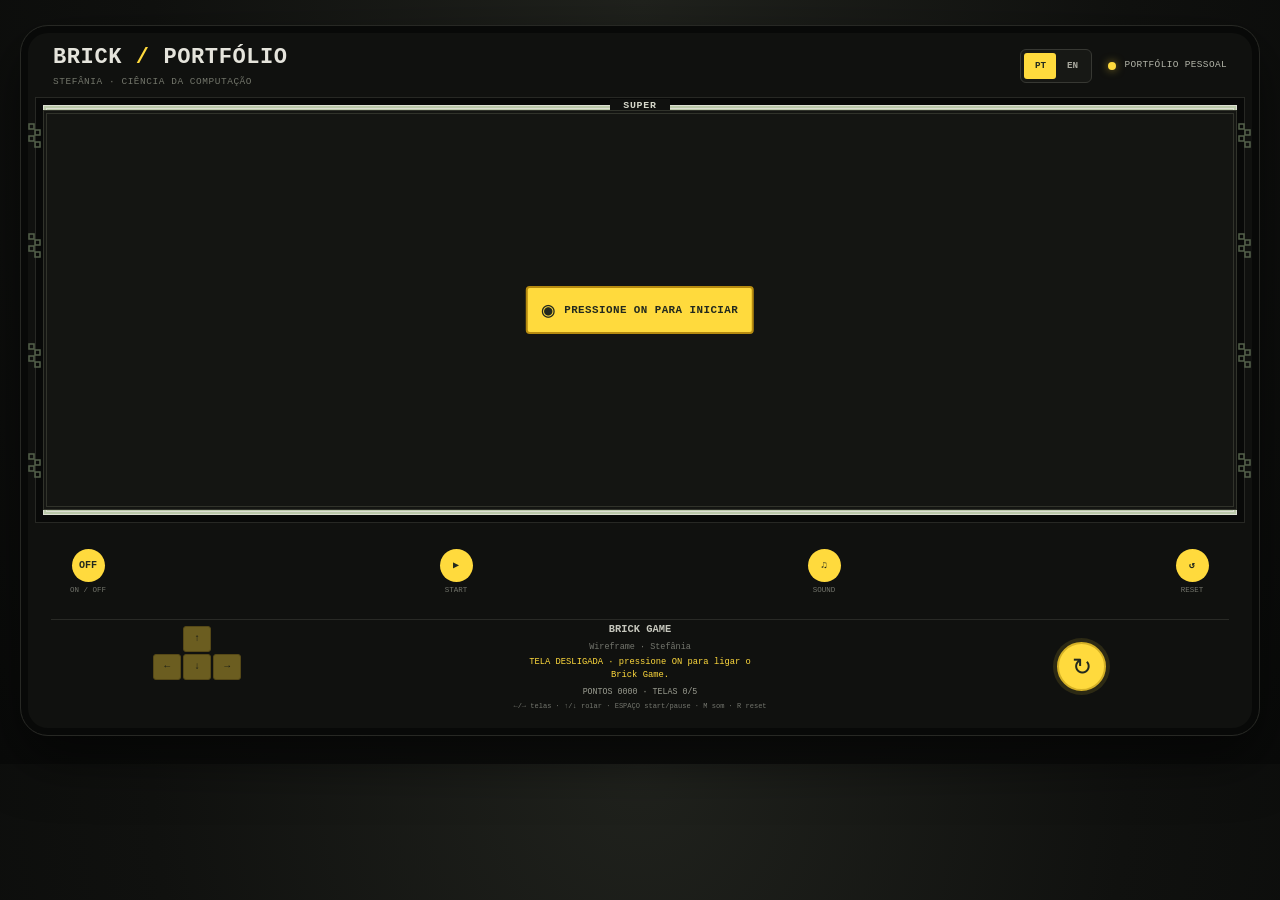
<file: index.html>
<!DOCTYPE html>
<html lang="pt-BR">
<head>
  <meta charset="UTF-8">
  <meta name="viewport" content="width=device-width, initial-scale=1.0">
  <meta name="theme-color" content="#10110f">
  <title>BRICK / Portfólio — Stefânia Alves Martins</title>
  <link rel="stylesheet" href="styles.css?v=brick-off-start-1">
  <script src="script.js" defer></script>
</head>
<body>
  <div class="console desligado">
    <header class="cabecalho">
      <a class="marca" href="#inicio" aria-label="BRICK, voltar ao início" data-i18n-aria-label="controls.brandHome">
        <strong>BRICK <span class="marca-separador">/</span> <span data-i18n="site.brand">PORTFÓLIO</span></strong>
        <small data-i18n="site.subtitle">STEFÂNIA · CIÊNCIA DA COMPUTAÇÃO</small>
      </a>
      <div class="cabecalho-acoes">
        <div class="seletor-idioma" role="group" aria-label="Selecionar idioma" data-i18n-aria-label="language.label">
          <button type="button" class="botao-idioma ativo" data-idioma="pt" aria-pressed="true">PT</button>
          <button type="button" class="botao-idioma" data-idioma="en" aria-pressed="false">EN</button>
        </div>
        <span class="status-site"><i></i> <span data-i18n="site.status">PORTFÓLIO PESSOAL</span></span>
      </div>
    </header>

    <nav class="navegacao" aria-label="Navegação principal" data-i18n-aria-label="nav.label">
      <a class="link-nav ativo" href="#inicio" aria-current="page"><span>■</span><span data-i18n="nav.home">Início</span></a>
      <a class="link-nav" href="#sobre"><span>■</span><span data-i18n="nav.about">Sobre mim</span></a>
      <a class="link-nav" href="#projetos"><span>■</span><span data-i18n="nav.projects">Projetos</span></a>
      <a class="link-nav" href="#experiencias"><span>■</span><span data-i18n="nav.experience">Experiências</span></a>
      <a class="link-nav" href="#contato"><span>■</span><span data-i18n="nav.contact">Contato</span></a>
    </nav>

    <main class="tela">
      <section id="inicio" class="painel">
        <div class="moldura-titulo"><span>SUPER</span></div>
        <div class="conteudo-tela">
          <div class="metadados-tela">
            <span data-i18n="screen.home">01 / 05 · INÍCIO</span>
            <span class="dados-console">BRICK <b>01</b></span>
            <div class="mosaico mosaico-pequeno" aria-hidden="true">
              <i></i><i></i><i></i><i></i><i></i><i></i>
            </div>
          </div>

          <section class="boas-vindas" aria-labelledby="titulo-inicio">
            <h1 id="titulo-inicio"><span data-i18n="home.greeting">Olá, sou</span> <span id="nome-curto">Stefânia</span>.</h1>
            <p class="intro-curta" data-i18n="home.intro">Bem-vinda ao meu portfólio. Escolha uma seção para conhecer meu perfil, meus projetos e minhas experiências.</p>
            <div class="linha-tracejada"></div>
            <div class="hero-conteudo">
              <div>
                <h2 id="area-destaque">Estudante de Ciência da Computação</h2>
                <p id="introducao">Sou estudante de Ciência da Computação, atualmente no segundo período, e estou construindo minha trajetória na área de tecnologia.</p>
                <a class="botao-pixel" href="#sobre"><span data-i18n="home.button">Conhecer meu perfil</span> <span aria-hidden="true">→</span></a>
              </div>
              <figure class="arte-blocos foto-perfil">
                <img src="images/foto-perfil-fundo-desfocado.jpeg" alt="Stefânia sorrindo em uma foto ao ar livre" data-i18n-alt="home.photoAlt">
                <figcaption><span aria-hidden="true">■</span> <span data-i18n="home.caption">UM PERFIL, MUITAS PEÇAS.</span></figcaption>
              </figure>
            </div>
          </section>

          <div class="rotulo-secoes"><span>■</span> <span data-i18n="home.choose">ESCOLHA UMA SEÇÃO</span> <span>■</span></div>
          <div class="atalhos-secoes">
            <a href="#sobre"><span class="numero-secao">02</span><span><strong data-i18n="nav.about">Sobre mim</strong><small data-i18n="home.aboutSummary">Formação, interesses e objetivos.</small></span><b>↗</b></a>
            <a href="#projetos"><span class="numero-secao">03</span><span><strong data-i18n="nav.projects">Projetos</strong><small data-i18n="home.projectsSummary">Minha linha do tempo de projetos e tecnologias.</small></span><b>↗</b></a>
            <a href="#experiencias"><span class="numero-secao">04</span><span><strong data-i18n="nav.experience">Experiências</strong><small data-i18n="home.experienceSummary">Atividades, participações e aprendizados.</small></span><b>↗</b></a>
            <a href="#contato"><span class="numero-secao">05</span><span><strong data-i18n="nav.contact">Contato</strong><small data-i18n="home.contactSummary">Canais de contato e formulário de mensagem.</small></span><b>↗</b></a>
          </div>
        </div>
      </section>

      <section id="sobre" class="painel" hidden>
        <div class="conteudo-tela">
          <div class="metadados-tela">
            <span data-i18n="screen.about">02 / 05 · SOBRE MIM</span>
            <span class="dados-console">BRICK <b>02</b></span>
            <div class="mosaico mosaico-pequeno" aria-hidden="true"><i></i><i></i><i></i><i></i><i></i><i></i></div>
          </div>
          <div class="cabecalho-secao">
            <h2 data-i18n="nav.about">Sobre mim</h2>
            <p data-i18n="about.intro">Minha formação, o que me interessa e os próximos passos que quero construir.</p>
          </div>
          <div class="linha-tracejada"></div>
          <div class="resumo-perfil">
            <div><small data-i18n="about.profile">PERFIL PESSOAL</small><strong id="nome-sobre">Stefânia Alves Martins</strong></div>
            <div><small data-i18n="about.education">FORMAÇÃO</small><span id="formacao">Ciência da Computação (em curso, 2º período) · PUC Minas</span></div>
            <div><small data-i18n="about.field">ÁREA DE ESTUDO</small><span id="area-sobre">Ciência da Computação</span></div>
          </div>
          <div class="biografias">
            <article class="cartao-biografia">
              <small data-i18n="about.biographyLabel">PORTUGUÊS</small>
              <h3 data-i18n="about.biographyTitle">Um pouco sobre mim</h3>
              <p id="sobre-texto">Sou estudante de Ciência da Computação na PUC Minas e profissional de enfermagem no Hospital Mater Dei. Quero unir essas experiências para criar soluções digitais úteis e centradas nas pessoas.</p>
            </article>
          </div>
          <div class="interesses">
            <div><h3 data-i18n="about.interests">Interesses</h3><p id="interesses">Bancos de dados, engenharia de software e experiência do usuário (UX).</p></div>
            <div><h3 data-i18n="about.goal">Objetivo profissional</h3><p id="objetivo">Construir uma carreira em desenvolvimento de software.</p></div>
          </div>
        </div>
      </section>

      <section id="projetos" class="painel" hidden>
        <div class="conteudo-tela">
          <div class="metadados-tela">
            <span data-i18n="screen.projects">03 / 05 · PROJETOS</span>
            <span class="dados-console">BRICK <b>03</b></span>
            <div class="mosaico mosaico-pequeno" aria-hidden="true"><i></i><i></i><i></i><i></i><i></i><i></i></div>
          </div>
          <div class="cabecalho-secao">
            <h2 data-i18n="nav.projects">Projetos</h2>
            <p data-i18n="projects.intro">Uma linha do tempo dos meus projetos, do mais antigo para o mais recente.</p>
          </div>
          <div class="linha-tracejada"></div>
          <div class="resumo-timeline"><span id="anos-projetos">■ ANO 01 <b>→</b> ANO 02 <b>→</b> ANO 03</span><span id="total-projetos">2 projetos</span></div>
          <div id="lista-projetos" class="linha-do-tempo" aria-live="polite"></div>
        </div>
      </section>

      <section id="experiencias" class="painel" hidden>
        <div class="conteudo-tela">
          <div class="metadados-tela">
            <span data-i18n="screen.experience">04 / 05 · EXPERIÊNCIAS</span>
            <span class="dados-console">BRICK <b>04</b></span>
            <div class="mosaico mosaico-pequeno" aria-hidden="true"><i></i><i></i><i></i><i></i><i></i><i></i></div>
          </div>
          <div class="cabecalho-secao">
            <h2 data-i18n="nav.experience">Experiências</h2>
            <p data-i18n="experience.intro">Espaço para minha trajetória acadêmica e profissional.</p>
          </div>
          <div class="linha-tracejada"></div>
          <div id="lista-experiencias" class="lista-experiencias" aria-live="polite"></div>
        </div>
      </section>

      <section id="contato" class="painel" hidden>
        <div class="conteudo-tela">
          <div class="metadados-tela">
            <span data-i18n="screen.contact">05 / 05 · CONTATO</span>
            <span class="dados-console">BRICK <b>05</b></span>
            <div class="mosaico mosaico-pequeno" aria-hidden="true"><i></i><i></i><i></i><i></i><i></i><i></i></div>
          </div>
          <div class="cabecalho-secao">
            <h2 data-i18n="contact.title">Vamos conversar?</h2>
            <p data-i18n="contact.intro">Escolha um dos canais abaixo ou deixe sua mensagem no formulário.</p>
          </div>
          <div class="linha-tracejada"></div>
          <div class="grade-contato">
            <div>
              <h3 class="rotulo-contato" data-i18n="contact.direct">■ CONTATO DIRETO ■</h3>
              <div class="canais-contato">
                <a class="cartao-canal" id="cartao-email" href="mailto:stefaniamrtns@gmail.com">
                  <span class="icone-canal" aria-hidden="true">
                    <svg viewBox="0 0 24 24"><path d="M4 6h16v12H4zM4 7l8 6 8-6"/></svg>
                  </span>
                  <span class="texto-canal"><strong data-i18n="contact.emailName">E-mail</strong><small id="email-cartao">stefaniamrtns@gmail.com</small><b data-i18n="contact.emailAction">Escrever e-mail ↗</b></span>
                </a>
                <div id="redes-sociais-contato" class="canais-sociais"></div>
              </div>
            </div>
            <form id="formulario-contato" class="formulario-contato">
              <h3 class="rotulo-contato" data-i18n="contact.send">■ ENVIE UMA MENSAGEM ■</h3>
              <hr class="divisor-formulario" aria-hidden="true">
              <label for="nome-contato" data-i18n="contact.name">NOME</label>
              <input id="nome-contato" name="nome" placeholder="[Seu nome]" data-i18n-placeholder="contact.namePlaceholder" autocomplete="name" required maxlength="100">
              <label for="email-contato" data-i18n="contact.email">E-MAIL</label>
              <input id="email-contato" name="email" type="email" placeholder="[Seu e-mail]" data-i18n-placeholder="contact.emailPlaceholder" autocomplete="email" required maxlength="254">
              <label for="mensagem-contato" data-i18n="contact.message">MENSAGEM</label>
              <textarea id="mensagem-contato" name="mensagem" rows="5" placeholder="[Escreva sua mensagem]" data-i18n-placeholder="contact.messagePlaceholder" required maxlength="2000"></textarea>
              <input type="hidden" name="assunto" value="Contato pelo portfólio" data-i18n-value="contact.subject">
              <button class="botao-pixel" type="submit"><span data-i18n="contact.submit">Enviar mensagem</span> <span aria-hidden="true">→</span></button>
              <p id="status-contato" role="status" aria-live="polite"></p>
            </form>
          </div>
        </div>
      </section>

      <button type="button" id="botao-power-prompt" class="power-prompt" aria-label="Pressionar ON e ligar o Brick Game" data-i18n-aria-label="controls.powerPrompt">
        <span aria-hidden="true">◉</span>
        <strong data-i18n="controls.powerPrompt">PRESSIONE ON PARA INICIAR</strong>
      </button>
    </main>

    <footer class="rodape-console" aria-label="Controles do Brick Game" data-i18n-aria-label="controls.label">
      <div class="controles-status">
        <button type="button" id="botao-power" aria-pressed="false" aria-label="Ligar tela" data-i18n-aria-label="controls.powerOff">
          <b>OFF</b><small>ON / OFF</small>
        </button>
        <button type="button" id="botao-start" aria-pressed="false" aria-label="Iniciar missão" data-i18n-aria-label="controls.start">
          <b>▶</b><small>START</small>
        </button>
        <button type="button" id="botao-sound" aria-pressed="false" aria-label="Ativar som" data-i18n-aria-label="controls.soundOn">
          <b>♫</b><small>SOUND</small>
        </button>
        <button type="button" id="botao-reset" aria-label="Reiniciar jogo e pontuação" data-i18n-aria-label="controls.reset">
          <b>↺</b><small>RESET</small>
        </button>
      </div>
      <div class="rodape-jogo">
        <div class="direcional" role="group" aria-label="Direcional: esquerda e direita trocam de tela; cima e baixo rolam a tela" data-i18n-aria-label="controls.directional">
          <button type="button" data-direcao="cima" aria-label="Rolar para o início da tela" data-i18n-aria-label="controls.scrollTop" disabled>↑</button>
          <button type="button" data-direcao="esquerda" aria-label="Tela anterior" data-i18n-aria-label="controls.previous" disabled>←</button>
          <button type="button" data-direcao="baixo" aria-label="Rolar para o fim da tela" data-i18n-aria-label="controls.scrollBottom" disabled>↓</button>
          <button type="button" data-direcao="direita" aria-label="Próxima tela" data-i18n-aria-label="controls.next" disabled>→</button>
        </div>
        <p class="painel-jogo">
          <strong>BRICK GAME</strong>
          <small data-i18n="controls.subtitle">Wireframe · Stefânia</small>
          <span id="status-jogo" role="status" aria-live="polite">TELA DESLIGADA · pressione ON para ligar o Brick Game.</span>
          <span id="pontuacao-jogo">PONTOS 0000 · TELAS 0/5</span>
          <span id="ajuda-jogo" data-i18n="controls.help">←/→ telas · ↑/↓ rolar · ESPAÇO start/pause · M som · R reset</span>
        </p>
        <a class="botao-topo" href="#inicio" aria-label="Voltar ao início" data-i18n-aria-label="controls.backHome">↻</a>
      </div>
    </footer>
  </div>
</body>
</html>
</file>
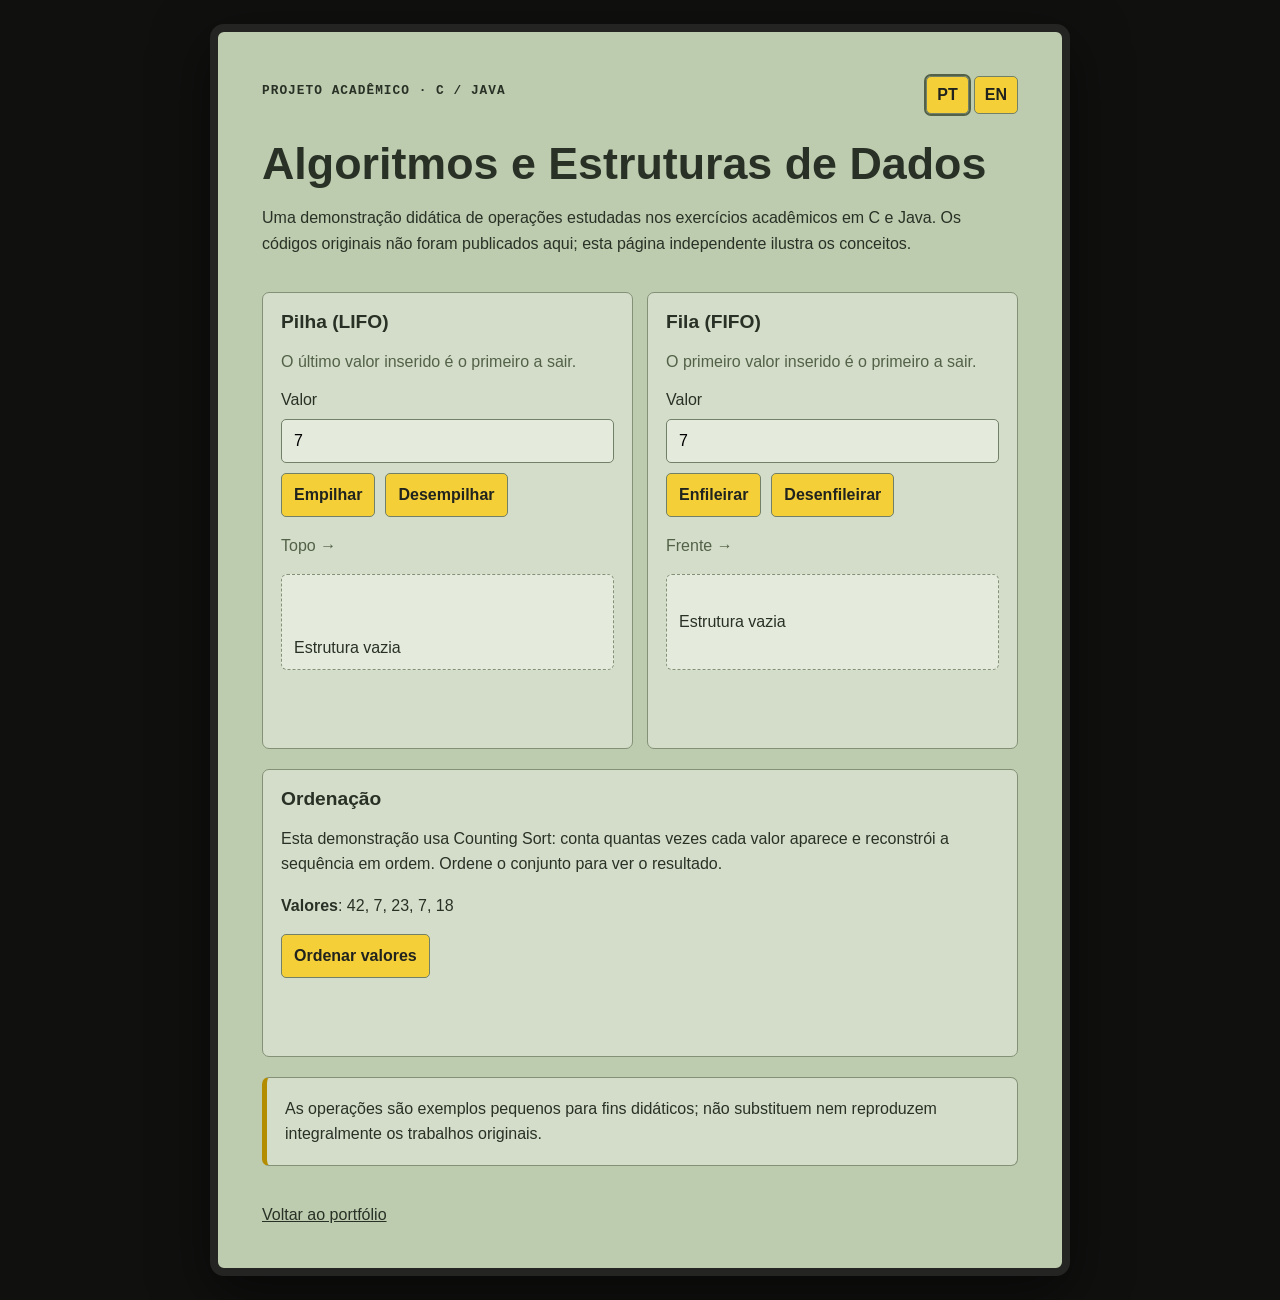
<file: demos/algoritmos.html>
<!DOCTYPE html>
<html lang="pt-BR">
<head>
  <meta charset="UTF-8">
  <meta name="viewport" content="width=device-width, initial-scale=1">
  <meta name="theme-color" content="#10110f">
  <title>Algoritmos e Estruturas de Dados — Stefânia Alves Martins</title>
  <link rel="stylesheet" href="project-pages.css">
  <script src="project-pages.js" defer></script>
  <script src="algoritmos.js" defer></script>
</head>
<body>
  <main>
    <div class="toolbar">
      <p class="eyebrow">PROJETO ACADÊMICO · C / JAVA</p>
      <div class="language-buttons" role="group" aria-label="Idioma">
        <button type="button" data-language="pt" aria-pressed="true">PT</button>
        <button type="button" data-language="en" aria-pressed="false">EN</button>
      </div>
    </div>
    <h1 data-pt="Algoritmos e Estruturas de Dados" data-en="Algorithms and Data Structures"></h1>
    <p data-pt="Uma demonstração didática de operações estudadas nos exercícios acadêmicos em C e Java. Os códigos originais não foram publicados aqui; esta página independente ilustra os conceitos." data-en="A learning demo of operations studied in the C and Java coursework. The original source files are not published here; this standalone page illustrates the concepts."></p>

    <div class="grid">
      <section class="panel" aria-labelledby="stack-heading">
        <h2 id="stack-heading" data-pt="Pilha (LIFO)" data-en="Stack (LIFO)"></h2>
        <p class="muted" data-pt="O último valor inserido é o primeiro a sair." data-en="The last value added is the first one removed."></p>
        <div class="inline-controls">
          <label for="stack-value" data-pt="Valor" data-en="Value"></label>
          <input id="stack-value" type="number" value="7">
          <button id="stack-push" type="button" data-pt="Empilhar" data-en="Push"></button>
          <button id="stack-pop" type="button" data-pt="Desempilhar" data-en="Pop"></button>
        </div>
        <p class="muted" data-pt="Topo →" data-en="Top →"></p>
        <div id="stack-view" class="stack-view" aria-live="polite"></div>
        <p id="stack-status" class="result" role="status" aria-live="polite"></p>
      </section>

      <section class="panel" aria-labelledby="queue-heading">
        <h2 id="queue-heading" data-pt="Fila (FIFO)" data-en="Queue (FIFO)"></h2>
        <p class="muted" data-pt="O primeiro valor inserido é o primeiro a sair." data-en="The first value added is the first one removed."></p>
        <div class="inline-controls">
          <label for="queue-value" data-pt="Valor" data-en="Value"></label>
          <input id="queue-value" type="number" value="7">
          <button id="queue-add" type="button" data-pt="Enfileirar" data-en="Enqueue"></button>
          <button id="queue-remove" type="button" data-pt="Desenfileirar" data-en="Dequeue"></button>
        </div>
        <p class="muted" data-pt="Frente →" data-en="Front →"></p>
        <div id="queue-view" class="queue-view" aria-live="polite"></div>
        <p id="queue-status" class="result" role="status" aria-live="polite"></p>
      </section>
    </div>

    <section class="panel" aria-labelledby="sort-heading">
      <h2 id="sort-heading" data-pt="Ordenação" data-en="Sorting"></h2>
      <p data-pt="Esta demonstração usa Counting Sort: conta quantas vezes cada valor aparece e reconstrói a sequência em ordem. Ordene o conjunto para ver o resultado." data-en="This demo uses Counting Sort: it counts how many times each value appears, then rebuilds the sequence in order. Sort the sample set to see the result."></p>
      <p><strong data-pt="Valores" data-en="Values"></strong>: <span id="sort-values">42, 7, 23, 7, 18</span></p>
      <button id="sort-button" type="button" data-pt="Ordenar valores" data-en="Sort values"></button>
      <p id="sort-result" class="result" role="status" aria-live="polite"></p>
    </section>
    <p class="notice" data-pt="As operações são exemplos pequenos para fins didáticos; não substituem nem reproduzem integralmente os trabalhos originais." data-en="These small operations are illustrative learning examples; they do not replace or fully reproduce the original coursework."></p>
    <a class="back-link" href="../index.html#projetos" data-pt="Voltar ao portfólio" data-en="Back to portfolio"></a>
  </main>
</body>
</html>
</file>
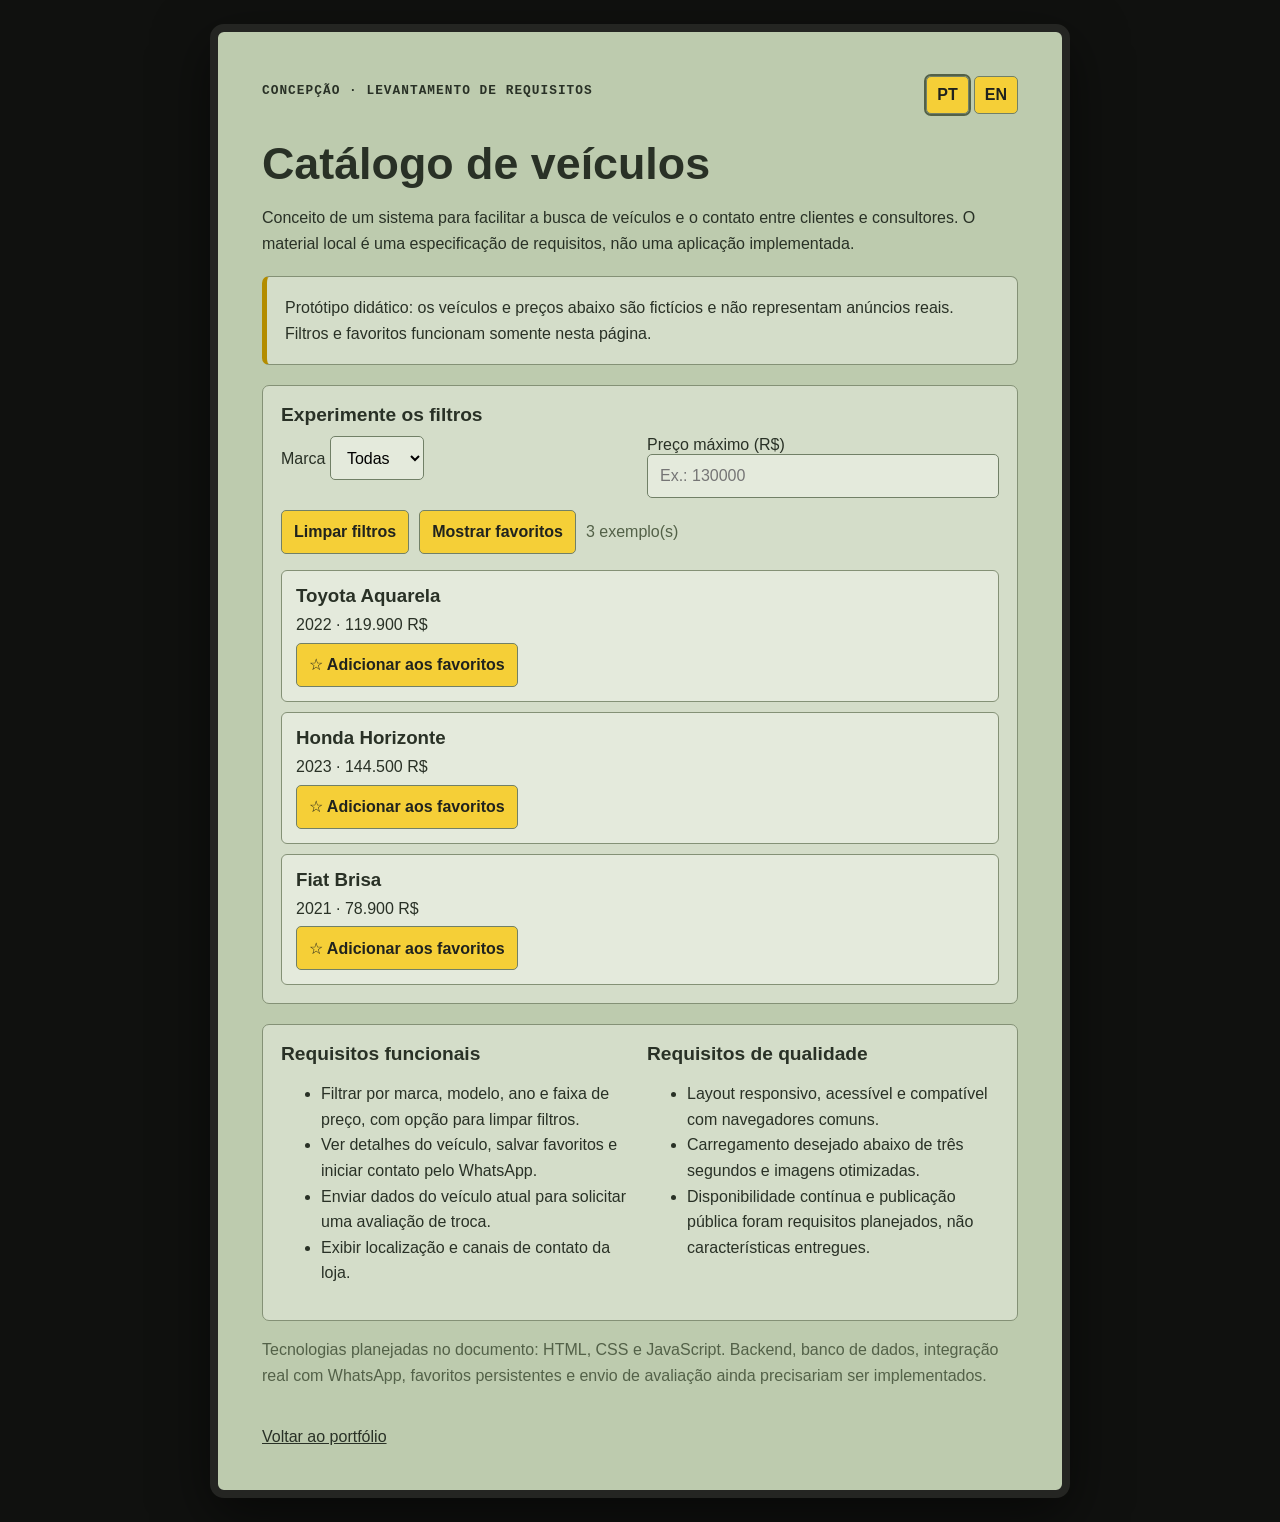
<file: demos/catalogo-veiculos.html>
<!DOCTYPE html>
<html lang="pt-BR">
<head>
  <meta charset="UTF-8">
  <meta name="viewport" content="width=device-width, initial-scale=1">
  <meta name="theme-color" content="#10110f">
  <title>Catálogo de Veículos — Conceito — Stefânia Alves Martins</title>
  <link rel="stylesheet" href="project-pages.css">
  <script src="project-pages.js" defer></script>
  <script src="catalogo-veiculos.js" defer></script>
</head>
<body>
  <main>
    <div class="toolbar">
      <p class="eyebrow">CONCEPÇÃO · LEVANTAMENTO DE REQUISITOS</p>
      <div class="language-buttons" role="group" aria-label="Idioma">
        <button type="button" data-language="pt" aria-pressed="true">PT</button>
        <button type="button" data-language="en" aria-pressed="false">EN</button>
      </div>
    </div>
    <h1 data-pt="Catálogo de veículos" data-en="Vehicle catalog"></h1>
    <p data-pt="Conceito de um sistema para facilitar a busca de veículos e o contato entre clientes e consultores. O material local é uma especificação de requisitos, não uma aplicação implementada." data-en="A system concept to make vehicle search and customer-consultant contact easier. The local materials describe requirements, not a finished application."></p>
    <p class="notice" data-pt="Protótipo didático: os veículos e preços abaixo são fictícios e não representam anúncios reais. Filtros e favoritos funcionam somente nesta página." data-en="Learning prototype: the sample vehicles and prices below are fictional and are not real listings. Filters and favorites work only on this page."></p>

    <section class="panel" aria-labelledby="filters-heading">
      <h2 id="filters-heading" data-pt="Experimente os filtros" data-en="Try the filters"></h2>
      <div class="grid">
        <label>
          <span data-pt="Marca" data-en="Make"></span>
          <select id="make-filter">
            <option value="" data-pt="Todas" data-en="All"></option>
            <option value="Toyota">Toyota</option>
            <option value="Honda">Honda</option>
            <option value="Fiat">Fiat</option>
          </select>
        </label>
        <label>
          <span data-pt="Preço máximo (R$)" data-en="Maximum price (R$)"></span>
          <input id="price-filter" type="number" min="0" placeholder="Ex.: 130000" data-placeholder-pt="Ex.: 130000" data-placeholder-en="e.g. 130000">
        </label>
      </div>
      <div class="controls" style="margin-top:12px">
        <button id="clear-filters" type="button" data-pt="Limpar filtros" data-en="Clear filters"></button>
        <button id="show-favorites" type="button" aria-pressed="false" data-pt="Mostrar favoritos" data-en="Show favorites"></button>
        <span id="result-count" class="muted" role="status" aria-live="polite"></span>
      </div>
      <div id="vehicle-list" class="vehicle-list" aria-live="polite"></div>
    </section>

    <section class="panel grid">
      <div>
        <h2 data-pt="Requisitos funcionais" data-en="Functional requirements"></h2>
        <ul>
          <li data-pt="Filtrar por marca, modelo, ano e faixa de preço, com opção para limpar filtros." data-en="Filter by make, model, year, and price range, with an option to clear filters."></li>
          <li data-pt="Ver detalhes do veículo, salvar favoritos e iniciar contato pelo WhatsApp." data-en="View vehicle details, save favorites, and start a WhatsApp conversation."></li>
          <li data-pt="Enviar dados do veículo atual para solicitar uma avaliação de troca." data-en="Submit details about a current vehicle to request a trade-in evaluation."></li>
          <li data-pt="Exibir localização e canais de contato da loja." data-en="Show the dealership location and contact channels."></li>
        </ul>
      </div>
      <div>
        <h2 data-pt="Requisitos de qualidade" data-en="Quality requirements"></h2>
        <ul>
          <li data-pt="Layout responsivo, acessível e compatível com navegadores comuns." data-en="Responsive, accessible layout compatible with common browsers."></li>
          <li data-pt="Carregamento desejado abaixo de três segundos e imagens otimizadas." data-en="Target load time under three seconds and optimized images."></li>
          <li data-pt="Disponibilidade contínua e publicação pública foram requisitos planejados, não características entregues." data-en="Continuous availability and public hosting were planned requirements, not delivered features."></li>
        </ul>
      </div>
    </section>
    <p class="muted" data-pt="Tecnologias planejadas no documento: HTML, CSS e JavaScript. Backend, banco de dados, integração real com WhatsApp, favoritos persistentes e envio de avaliação ainda precisariam ser implementados." data-en="Technologies planned in the document: HTML, CSS, and JavaScript. A backend, database, real WhatsApp integration, persistent favorites, and trade-in submission would still need implementation."></p>
    <a class="back-link" href="../index.html#projetos" data-pt="Voltar ao portfólio" data-en="Back to portfolio"></a>
  </main>
</body>
</html>
</file>
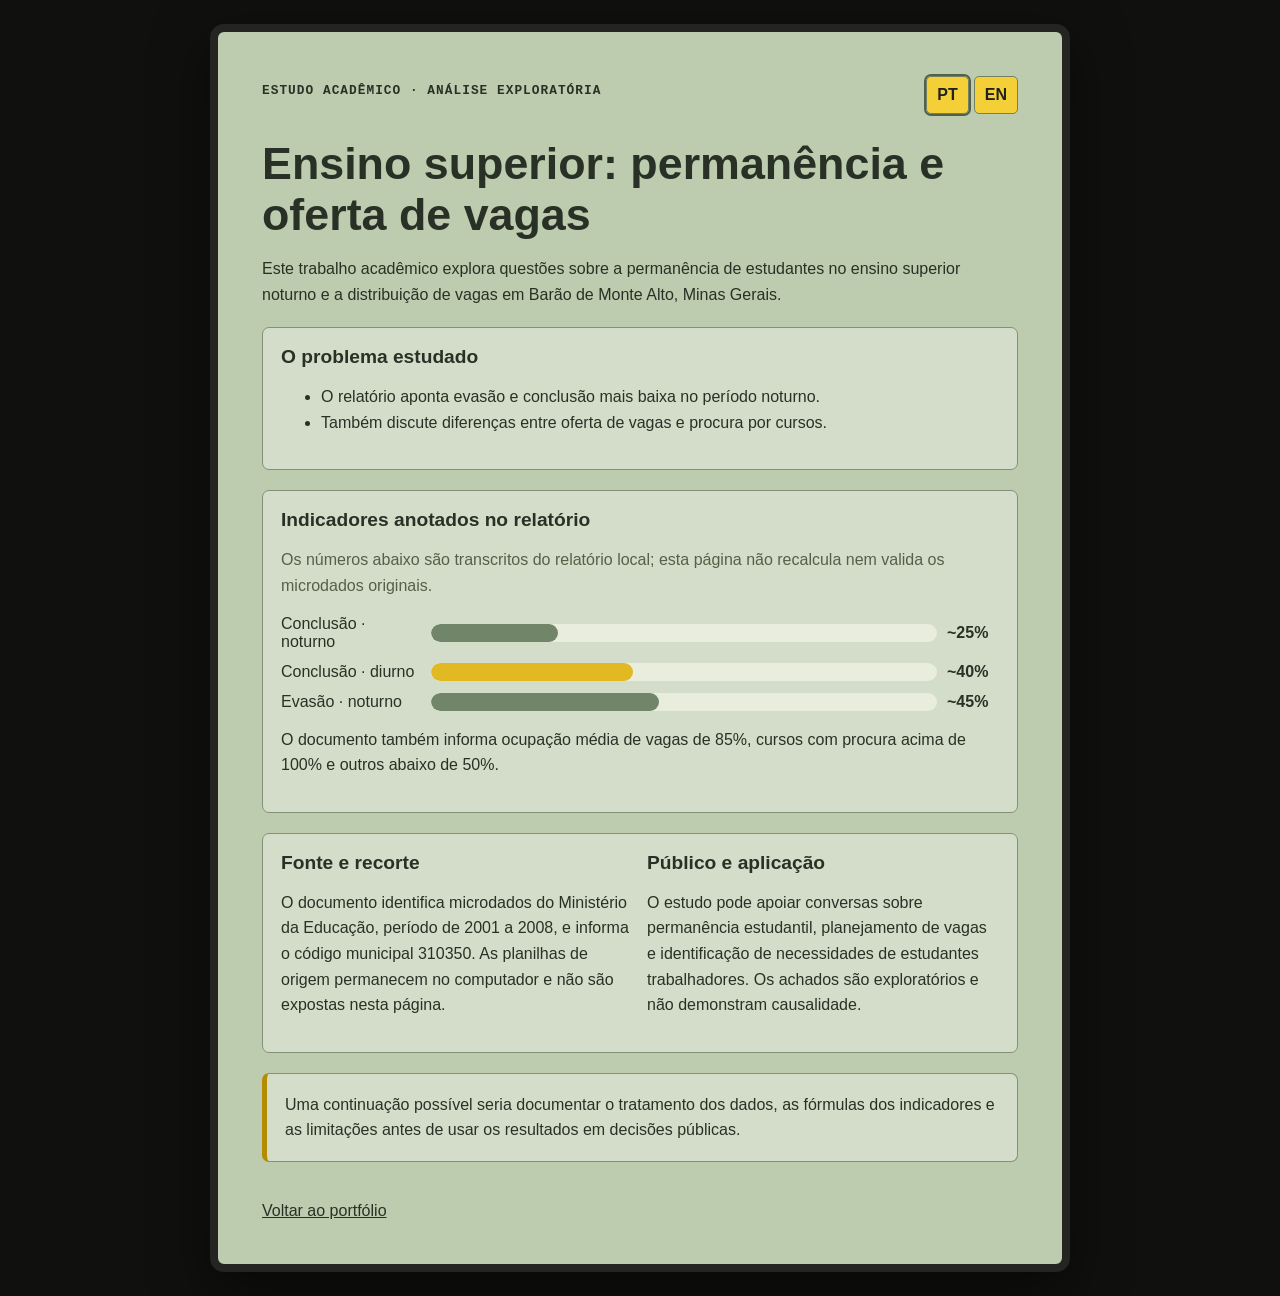
<file: demos/estudo-educacao.html>
<!DOCTYPE html>
<html lang="pt-BR">
<head>
  <meta charset="UTF-8">
  <meta name="viewport" content="width=device-width, initial-scale=1">
  <meta name="theme-color" content="#10110f">
  <title>Estudo sobre o Ensino Superior — Stefânia Alves Martins</title>
  <link rel="stylesheet" href="project-pages.css">
  <script src="project-pages.js" defer></script>
</head>
<body>
  <main>
    <div class="toolbar">
      <p class="eyebrow">ESTUDO ACADÊMICO · ANÁLISE EXPLORATÓRIA</p>
      <div class="language-buttons" role="group" aria-label="Idioma">
        <button type="button" data-language="pt" aria-pressed="true">PT</button>
        <button type="button" data-language="en" aria-pressed="false">EN</button>
      </div>
    </div>
    <h1 data-pt="Ensino superior: permanência e oferta de vagas" data-en="Higher education: student retention and course availability"></h1>
    <p data-pt="Este trabalho acadêmico explora questões sobre a permanência de estudantes no ensino superior noturno e a distribuição de vagas em Barão de Monte Alto, Minas Gerais." data-en="This academic project explores student retention in evening higher education and the distribution of course seats in Barão de Monte Alto, Minas Gerais."></p>

    <section class="panel">
      <h2 data-pt="O problema estudado" data-en="Research questions"></h2>
      <ul>
        <li data-pt="O relatório aponta evasão e conclusão mais baixa no período noturno." data-en="The report points to higher dropout and lower completion in evening courses."></li>
        <li data-pt="Também discute diferenças entre oferta de vagas e procura por cursos." data-en="It also discusses mismatches between available seats and demand across courses."></li>
      </ul>
    </section>

    <section class="panel" aria-labelledby="findings-title">
      <h2 id="findings-title" data-pt="Indicadores anotados no relatório" data-en="Indicators reported in the study"></h2>
      <p class="muted" data-pt="Os números abaixo são transcritos do relatório local; esta página não recalcula nem valida os microdados originais." data-en="The figures below are transcribed from the local report; this page does not recalculate or validate the original microdata."></p>
      <div class="bar-row">
        <span data-pt="Conclusão · noturno" data-en="Completion · evening"></span>
        <div class="bar-track" role="img" aria-label="25%"><div class="bar-fill" style="width:25%"></div></div>
        <strong>~25%</strong>
      </div>
      <div class="bar-row">
        <span data-pt="Conclusão · diurno" data-en="Completion · daytime"></span>
        <div class="bar-track" role="img" aria-label="40%"><div class="bar-fill highlight" style="width:40%"></div></div>
        <strong>~40%</strong>
      </div>
      <div class="bar-row">
        <span data-pt="Evasão · noturno" data-en="Dropout · evening"></span>
        <div class="bar-track" role="img" aria-label="45%"><div class="bar-fill" style="width:45%"></div></div>
        <strong>~45%</strong>
      </div>
      <p data-pt="O documento também informa ocupação média de vagas de 85%, cursos com procura acima de 100% e outros abaixo de 50%." data-en="The document also reports average seat occupancy of 85%, with some courses above 100% demand and others below 50%."></p>
    </section>

    <section class="panel grid">
      <div>
        <h2 data-pt="Fonte e recorte" data-en="Source and scope"></h2>
        <p data-pt="O documento identifica microdados do Ministério da Educação, período de 2001 a 2008, e informa o código municipal 310350. As planilhas de origem permanecem no computador e não são expostas nesta página." data-en="The document identifies Ministry of Education microdata from 2001 to 2008 and lists municipal code 310350. The source spreadsheets remain on the local computer and are not exposed on this page."></p>
      </div>
      <div>
        <h2 data-pt="Público e aplicação" data-en="Audience and potential use"></h2>
        <p data-pt="O estudo pode apoiar conversas sobre permanência estudantil, planejamento de vagas e identificação de necessidades de estudantes trabalhadores. Os achados são exploratórios e não demonstram causalidade." data-en="The study can inform discussions about student retention, seat planning, and the needs of working students. Findings are exploratory and do not establish causation."></p>
      </div>
    </section>
    <p class="notice" data-pt="Uma continuação possível seria documentar o tratamento dos dados, as fórmulas dos indicadores e as limitações antes de usar os resultados em decisões públicas." data-en="A useful next step would be to document data cleaning, indicator formulas, and limitations before using the findings for public decisions."></p>
    <a class="back-link" href="../index.html#projetos" data-pt="Voltar ao portfólio" data-en="Back to portfolio"></a>
  </main>
</body>
</html>
</file>
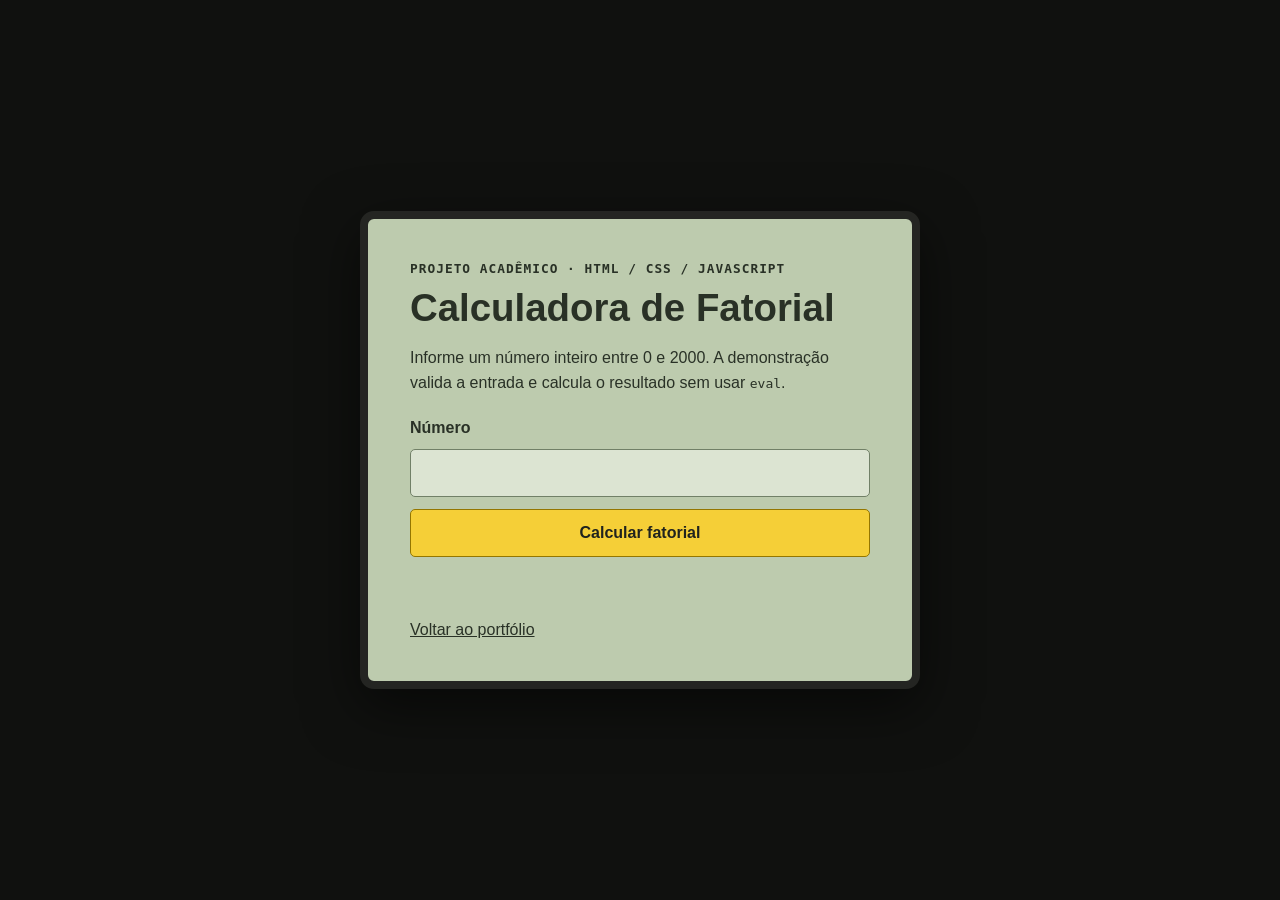
<file: demos/fatorial.html>
<!DOCTYPE html>
<html lang="pt-BR">
<head>
  <meta charset="UTF-8">
  <meta name="viewport" content="width=device-width, initial-scale=1">
  <meta name="theme-color" content="#10110f">
  <title>Calculadora de Fatorial — Stefânia Alves Martins</title>
  <style>
    :root {
      color-scheme: light;
      font-family: "Segoe UI", Arial, sans-serif;
      color: #293126;
      background: #10110f;
    }

    * { box-sizing: border-box; }

    body {
      min-height: 100vh;
      margin: 0;
      display: grid;
      place-items: center;
      padding: 24px;
    }

    main {
      width: min(100%, 560px);
      padding: clamp(22px, 6vw, 42px);
      border: 8px solid #242522;
      border-radius: 14px;
      background: #bdcbae;
      box-shadow: 0 18px 55px #0008;
    }

    a { color: inherit; }

    .eyebrow {
      margin: 0 0 10px;
      font: 700 0.8rem monospace;
      letter-spacing: 0.08em;
    }

    h1 { margin: 0 0 12px; font-size: clamp(1.7rem, 6vw, 2.4rem); }
    p { line-height: 1.55; }

    form { display: grid; gap: 12px; margin-top: 24px; }

    label { font-weight: 700; }

    input, button {
      min-height: 48px;
      padding: 10px 12px;
      border: 1px solid #718067;
      border-radius: 5px;
      font: inherit;
    }

    input { width: 100%; background: #dce4d2; }

    button {
      border-color: #947600;
      background: #f5cf37;
      color: #20231e;
      font-weight: 700;
      cursor: pointer;
    }

    button:hover { background: #ffdb43; }
    :focus-visible { outline: 3px solid #3d572f; outline-offset: 3px; }

    #resultado {
      min-height: 2em;
      overflow-wrap: anywhere;
      font-weight: 700;
    }
  </style>
  <script src="fatorial.js" defer></script>
</head>
<body>
  <main>
    <p class="eyebrow">PROJETO ACADÊMICO · HTML / CSS / JAVASCRIPT</p>
    <h1>Calculadora de Fatorial</h1>
    <p>Informe um número inteiro entre 0 e 2000. A demonstração valida a entrada e calcula o resultado sem usar <code>eval</code>.</p>
    <form id="form-fatorial">
      <label for="numero">Número</label>
      <input id="numero" name="numero" type="number" min="0" max="2000" step="1" required inputmode="numeric">
      <button type="submit">Calcular fatorial</button>
    </form>
    <p id="resultado" role="status" aria-live="polite"></p>
    <a href="../index.html#projetos">Voltar ao portfólio</a>
  </main>
</body>
</html>
</file>
<file: styles.css>
:root {
  color-scheme: dark;
  --preto: #10110f;
  --preto-claro: #1b1c19;
  --cinza-controle: #292a27;
  --amarelo: #ffda3d;
  --amarelo-borda: #b68b10;
  --tela: #bac9a9;
  --tela-clara: #c8d4ba;
  --tela-escura: #a9bb98;
  --borda-tela: #7e8e70;
  --tinta: #22291e;
  --tinta-suave: #535d4b;
  --fonte-pixel: "Courier New", Consolas, monospace;
  --fonte-corpo: "Trebuchet MS", Arial, sans-serif;
}

* {
  box-sizing: border-box;
}

html {
  scroll-behavior: smooth;
}

body {
  margin: 0;
  padding: 1px 20px 28px;
  background:
    radial-gradient(ellipse at 50% 0%, #20221d 0, #10110f 54%, #090a09 100%);
  color: #deded5;
  font-family: var(--fonte-corpo);
  line-height: 1.5;
}

a {
  color: inherit;
}

.console {
  width: min(1240px, 100%);
  margin: 24px auto 0;
  padding: 0 22px 22px;
  overflow: hidden;
  background: var(--preto);
  border: 1px solid #272824;
  border-radius: 28px;
  box-shadow: 0 22px 55px rgb(0 0 0 / 54%), inset 0 0 0 7px #080908;
}

.cabecalho {
  min-height: 78px;
  display: flex;
  justify-content: space-between;
  align-items: center;
  gap: 18px;
  padding: 10px 10px 8px;
  border-bottom: 1px solid #292a26;
}

.marca {
  display: grid;
  gap: 1px;
  color: #e5e4dc;
  font-family: var(--fonte-pixel);
  text-decoration: none;
}

.marca strong {
  font-size: clamp(1rem, 2vw, 1.38rem);
  letter-spacing: 0.025em;
}

.marca strong .marca-separador {
  color: var(--amarelo);
}

.marca small,
.status-site,
.metadados-tela,
.rotulo-secoes,
.rotulo-mono,
.tecnologias-projeto > small,
.rodape-console small {
  font-family: var(--fonte-pixel);
}

.marca small {
  color: #73766b;
  font-size: 0.59rem;
  letter-spacing: 0.06em;
}

.status-site {
  display: inline-flex;
  align-items: center;
  gap: 8px;
  color: #b3b5a9;
  font-size: 0.59rem;
  letter-spacing: 0.04em;
}

.status-site i {
  width: 8px;
  height: 8px;
  border-radius: 50%;
  background: var(--amarelo);
  box-shadow: 0 0 9px rgb(255 218 61 / 55%);
}

.cabecalho-acoes {
  display: flex;
  align-items: center;
  gap: 16px;
}

.seletor-idioma {
  display: inline-flex;
  padding: 3px;
  border: 1px solid #373833;
  border-radius: 6px;
  background: #171815;
}

.botao-idioma {
  min-width: 32px;
  min-height: 26px;
  padding: 4px 6px;
  border: 0;
  border-radius: 3px;
  background: transparent;
  color: #a9a99f;
  cursor: pointer;
  font-family: var(--fonte-pixel);
  font-size: 0.58rem;
  font-weight: 700;
}

.botao-idioma:hover,
.botao-idioma:focus-visible {
  color: white;
}

.botao-idioma.ativo {
  background: var(--amarelo);
  color: var(--tinta);
}

.navegacao {
  display: grid;
  grid-template-columns: repeat(5, minmax(0, 1fr));
  gap: 5px;
  margin: 10px 0 22px;
}

.link-nav {
  min-height: 40px;
  display: flex;
  justify-content: center;
  align-items: center;
  gap: 7px;
  padding: 7px 10px;
  border: 1px solid #373833;
  border-radius: 7px;
  background: var(--cinza-controle);
  color: #a9a99f;
  font-family: var(--fonte-pixel);
  font-size: 0.69rem;
  text-decoration: none;
  transition: background 150ms ease, color 150ms ease, border-color 150ms ease;
}

.link-nav > span:first-child {
  color: transparent;
  font-size: 0.55rem;
}

.link-nav:hover,
.link-nav:focus-visible {
  border-color: #6a5a24;
  color: white;
}

.link-nav.ativo {
  border-color: var(--amarelo-borda);
  background: var(--amarelo);
  box-shadow: 0 0 9px rgb(255 218 61 / 27%);
  color: var(--tinta);
  font-weight: 700;
}

.link-nav.ativo > span:first-child {
  color: var(--tinta);
}

.painel {
  position: relative;
  margin: 0 0 22px;
  padding: 0 25px 22px;
  border: 4px double #dcdfd2;
  background: var(--tela);
  box-shadow: 0 0 0 7px #080908, 0 0 0 8px #272824;
  color: var(--tinta);
  scroll-margin-top: 18px;
}

.painel[hidden] {
  display: none;
}

.painel::before,
.painel::after {
  position: absolute;
  top: 12px;
  bottom: 12px;
  width: 14px;
  background-image: url("data:image/svg+xml,%3Csvg xmlns='http://www.w3.org/2000/svg' width='14' height='110' viewBox='0 0 14 110'%3E%3Cg fill='none' stroke='%2353614a' stroke-width='1.5'%3E%3Cpath d='M1 3h5v5H1zM7 9h5v5H7zM1 15h5v5H1zM7 21h5v5H7z'/%3E%3C/g%3E%3C/svg%3E");
  background-position: center top;
  background-repeat: repeat-y;
  content: "";
  pointer-events: none;
}

.painel::before {
  left: -19px;
}

.painel::after {
  right: -19px;
}

.painel:first-child {
  margin-top: 1px;
}

.moldura-titulo {
  position: absolute;
  top: -10px;
  left: 0;
  right: 0;
  display: flex;
  justify-content: center;
  pointer-events: none;
}

.moldura-titulo span {
  padding: 0 13px;
  background: var(--preto);
  color: #d5d7ca;
  font-family: var(--fonte-pixel);
  font-size: 0.62rem;
  font-weight: 700;
  letter-spacing: 0.08em;
}

.conteudo-tela {
  padding: 0 3px;
}

.metadados-tela {
  min-height: 27px;
  display: grid;
  grid-template-columns: 1fr auto 36px;
  align-items: center;
  gap: 12px;
  margin: 0 -25px 24px;
  padding: 4px 15px;
  background: var(--tela-escura);
  color: #53614a;
  font-size: 0.53rem;
  letter-spacing: 0.045em;
}

.dados-console {
  display: flex;
  gap: 10px;
  align-items: center;
}

.dados-console b {
  color: var(--tinta);
  font-size: 0.68rem;
}

.mosaico-pequeno {
  width: 39px;
  height: 22px;
  display: grid;
  grid-template-columns: repeat(4, 7px);
  grid-template-rows: repeat(2, 7px);
  justify-content: end;
  gap: 2px;
}

.mosaico-pequeno i,
.mosaico-grande i,
.mosaico-projeto i {
  display: block;
  border: 2px solid currentColor;
}

.mosaico-pequeno i:nth-child(1),
.mosaico-grande i:nth-child(1),
.mosaico-projeto i:nth-child(1) {
  grid-column: 1;
  grid-row: 1;
}

.mosaico-pequeno i:nth-child(2),
.mosaico-grande i:nth-child(2),
.mosaico-projeto i:nth-child(2) {
  grid-column: 2;
  grid-row: 1;
}

.mosaico-pequeno i:nth-child(3),
.mosaico-grande i:nth-child(3),
.mosaico-projeto i:nth-child(3) {
  grid-column: 2;
  grid-row: 2;
}

.mosaico-pequeno i:nth-child(4),
.mosaico-grande i:nth-child(4),
.mosaico-projeto i:nth-child(4) {
  grid-column: 3;
  grid-row: 2;
}

.mosaico-pequeno i:nth-child(5),
.mosaico-grande i:nth-child(5),
.mosaico-projeto i:nth-child(5) {
  grid-column: 3;
  grid-row: 1;
}

.mosaico-pequeno i:nth-child(6),
.mosaico-grande i:nth-child(6),
.mosaico-projeto i:nth-child(6) {
  grid-column: 4;
  grid-row: 2;
}

.boas-vindas {
  padding: 0 3px 21px;
}

h1,
.cabecalho-secao h2,
.cartao-biografia h3,
.interesses h3,
.cartao-projeto h3,
.detalhe-experiencia h3 {
  font-family: var(--fonte-pixel);
}

.boas-vindas h1 {
  margin: 0 0 8px;
  font-size: clamp(1.75rem, 4vw, 2.55rem);
  line-height: 1.17;
}

.intro-curta,
.hero-conteudo p,
.cabecalho-secao > p,
.cartao-biografia > p,
.interesses p,
.descricao-projeto,
.detalhe-experiencia p {
  color: var(--tinta-suave);
}

.intro-curta {
  margin: 0;
  font-size: 0.91rem;
}

.linha-tracejada {
  height: 1px;
  margin: 18px 0;
  border-top: 2px dashed #87977b;
}

.hero-conteudo {
  display: grid;
  grid-template-columns: minmax(0, 1.5fr) minmax(180px, 0.55fr);
  align-items: center;
  gap: 28px;
}

.hero-conteudo h2 {
  max-width: 700px;
  margin: 0 0 7px;
  font-family: var(--fonte-pixel);
  font-size: clamp(1rem, 2vw, 1.22rem);
  line-height: 1.38;
}

.hero-conteudo p {
  max-width: 710px;
  margin: 0 0 16px;
  font-size: 0.86rem;
}

.botao-pixel {
  min-height: 38px;
  display: inline-flex;
  justify-content: center;
  align-items: center;
  gap: 8px;
  padding: 9px 15px;
  border: 1px solid var(--amarelo-borda);
  border-radius: 7px;
  background: var(--amarelo);
  box-shadow: 0 3px 0 #977308;
  color: #292719;
  cursor: pointer;
  font-family: var(--fonte-pixel);
  font-size: 0.68rem;
  font-weight: 700;
  text-decoration: none;
}

.botao-pixel:hover {
  transform: translateY(-1px);
  background: #ffe56b;
}

.arte-blocos {
  min-height: 162px;
  display: flex;
  flex-direction: column;
  justify-content: center;
  align-items: center;
  gap: 8px;
  border: 1px solid #9eaa93;
  border-radius: 3px;
  background: var(--tela-clara);
}

.foto-perfil {
  min-height: 0;
  gap: 0;
  padding: 8px;
  border-color: #87977b;
  box-shadow: 4px 4px 0 rgb(72 87 62 / 14%);
}

.foto-perfil img {
  width: 100%;
  height: 220px;
  display: block;
  border: 1px solid #9eaa93;
  border-radius: 2px;
  object-fit: cover;
  object-position: center 58%;
}

.foto-perfil figcaption {
  display: flex;
  align-items: center;
  gap: 5px;
  padding-top: 8px;
  color: #56614d;
  font-family: var(--fonte-pixel);
  font-size: 0.53rem;
  text-align: center;
}

.foto-perfil figcaption span {
  color: #d5ad19;
}

.mosaico-grande {
  display: grid;
  grid-template-columns: repeat(4, 28px);
  grid-template-rows: repeat(2, 28px);
  gap: 4px;
  color: #34412f;
}

.arte-blocos small,
.rotulo-secoes,
.resumo-timeline,
.rotulo-contato {
  font-family: var(--fonte-pixel);
  font-size: 0.58rem;
}

.arte-blocos small {
  color: #56614d;
}

.rotulo-secoes {
  margin: 0 0 8px;
  color: #58644f;
  letter-spacing: 0.035em;
}

.atalhos-secoes {
  display: grid;
  grid-template-columns: repeat(2, minmax(0, 1fr));
  gap: 7px;
}

.atalhos-secoes a {
  min-height: 64px;
  display: grid;
  grid-template-columns: 25px 1fr 16px;
  align-items: start;
  gap: 5px;
  padding: 9px 11px;
  border: 1px solid #9ca98f;
  border-radius: 4px;
  background: var(--tela-clara);
  color: var(--tinta);
  text-decoration: none;
}

.atalhos-secoes a:hover {
  border-color: #596c4f;
  background: #d2ddc5;
}

.numero-secao {
  color: #6b7962;
  font-family: var(--fonte-pixel);
  font-size: 0.67rem;
}

.atalhos-secoes strong {
  display: block;
  font-family: var(--fonte-pixel);
  font-size: 0.76rem;
}

.atalhos-secoes small {
  display: block;
  margin-top: 3px;
  color: var(--tinta-suave);
  font-size: 0.68rem;
}

.atalhos-secoes a > b {
  color: #44513d;
}

.cabecalho-secao {
  margin: 0 3px;
}

.cabecalho-secao h2 {
  margin: 0 0 4px;
  font-size: clamp(1.55rem, 3vw, 2rem);
  line-height: 1.25;
}

.cabecalho-secao > p {
  margin: 0;
  font-size: 0.86rem;
}

.resumo-perfil {
  display: grid;
  grid-template-columns: 1fr 1.08fr 0.9fr;
  gap: 18px;
  margin: 0 0 20px;
  padding: 15px;
  border: 1px solid #9eaa93;
  border-radius: 3px;
  background: var(--tela-clara);
}

.resumo-perfil > div {
  display: grid;
  align-content: center;
  gap: 5px;
}

.resumo-perfil small,
.cartao-biografia > small,
.tecnologias-projeto > small {
  color: #606a57;
  font-family: var(--fonte-pixel);
  font-size: 0.55rem;
}

.resumo-perfil strong {
  font-family: var(--fonte-pixel);
  font-size: 0.88rem;
}

.resumo-perfil span {
  color: var(--tinta-suave);
  font-size: 0.71rem;
}

.biografias {
  display: grid;
  grid-template-columns: minmax(0, 1fr);
  gap: 14px;
}

.cartao-biografia {
  min-height: 190px;
  padding: 14px 16px;
  border: 1px solid #9eaa93;
  border-radius: 3px;
  background: var(--tela-clara);
}

.cartao-biografia h3,
.interesses h3 {
  margin: 8px 0;
  font-size: 0.94rem;
}

.cartao-biografia > p,
.interesses p {
  margin: 0;
  font-size: 0.75rem;
  line-height: 1.65;
}

.interesses {
  display: grid;
  grid-template-columns: 1fr 1fr;
  gap: 24px;
  margin-top: 18px;
}

.resumo-timeline {
  display: flex;
  justify-content: space-between;
  gap: 12px;
  margin: 0 0 16px;
  color: #596650;
}

.resumo-timeline b {
  color: #718069;
}

.linha-do-tempo {
  display: grid;
  grid-template-columns: repeat(auto-fit, minmax(min(100%, 255px), 1fr));
  align-items: stretch;
  gap: 14px;
}

.cartao-projeto {
  min-width: 0;
  padding: 12px;
  border: 1px solid #a0ad95;
  border-radius: 3px;
  background: var(--tela-clara);
}

.cabecalho-projeto {
  display: flex;
  justify-content: space-between;
  align-items: baseline;
  gap: 6px;
  margin-bottom: 10px;
}

.rotulo-mono,
.periodo-projeto {
  color: #5c6655;
  font-size: 0.52rem;
}

.periodo-projeto {
  text-align: right;
}

.arte-projeto {
  min-height: 105px;
  display: flex;
  flex-direction: column;
  justify-content: center;
  align-items: center;
  gap: 7px;
  margin-bottom: 12px;
  border: 1px dashed #839178;
  background: #bdcbae;
  color: #596650;
  font-family: var(--fonte-pixel);
  font-size: 0.48rem;
  text-align: center;
}

.imagem-projeto {
  display: block;
  width: 100%;
  height: 150px;
  object-fit: contain;
  background: #f8f8f3;
}

.mosaico-projeto {
  display: grid;
  grid-template-columns: repeat(4, 17px);
  grid-template-rows: repeat(2, 17px);
  gap: 2px;
}

.cartao-projeto h3 {
  margin: 0 0 7px;
  font-size: 0.92rem;
  overflow-wrap: anywhere;
}

.descricao-projeto {
  min-height: 48px;
  margin: 0 0 12px;
  font-size: 0.7rem;
}

.tecnologias-projeto {
  padding-bottom: 11px;
}

.tecnologias-projeto > small {
  display: block;
  margin-bottom: 5px;
}

.etiquetas-tecnologia {
  display: flex;
  flex-wrap: wrap;
  gap: 4px;
}

.etiquetas-tecnologia span {
  padding: 3px 6px;
  border: 1px solid #a6b19b;
  border-radius: 3px;
  color: #56614d;
  font-family: var(--fonte-pixel);
  font-size: 0.52rem;
}

.rodape-projeto {
  display: flex;
  justify-content: space-between;
  align-items: center;
  padding-top: 8px;
  border-top: 1px solid #9da990;
  color: #526047;
  font-family: var(--fonte-pixel);
  font-size: 0.56rem;
}

.link-projeto {
  color: inherit;
  text-decoration: underline;
  text-underline-offset: 3px;
}

.link-projeto:hover,
.link-projeto:focus-visible {
  color: #26301f;
}

.status-projeto {
  color: #526047;
}

.lista-experiencias {
  display: grid;
  gap: 10px;
}

.cartao-experiencia {
  display: grid;
  grid-template-columns: minmax(155px, 0.55fr) minmax(0, 2fr);
  gap: 20px;
  padding: 15px;
  border: 1px solid #9eaa93;
  border-radius: 3px;
  background: var(--tela-clara);
}

.meta-experiencia {
  display: grid;
  align-content: start;
  gap: 9px;
  color: #596650;
  font-family: var(--fonte-pixel);
  font-size: 0.58rem;
}

.meta-experiencia strong {
  color: var(--tinta);
}

.detalhe-experiencia h3 {
  margin: 0 0 3px;
  font-size: 0.95rem;
}

.cargo-experiencia {
  font-size: 0.75rem;
}

.detalhe-experiencia p {
  margin: 5px 0 0;
  font-size: 0.72rem;
}

.grade-contato {
  display: grid;
  grid-template-columns: minmax(220px, 0.75fr) minmax(0, 1.25fr);
  align-items: start;
  gap: 18px;
  margin-bottom: 18px;
  padding-bottom: 18px;
  border-bottom: 1px solid #a9b69d;
}

.rotulo-contato {
  margin: 0 0 10px;
  color: #596650;
  font-size: 0.59rem;
}

.canais-contato,
.canais-sociais {
  display: grid;
  gap: 9px;
}

.cartao-canal {
  min-height: 65px;
  display: grid;
  grid-template-columns: 34px minmax(0, 1fr);
  align-items: center;
  gap: 9px;
  padding: 8px 10px;
  border: 1px solid #9eaa93;
  border-radius: 3px;
  background: var(--tela-clara);
  color: var(--tinta);
  text-decoration: none;
  box-shadow: 0 3px 0 rgb(78 93 67 / 12%);
}

a.cartao-canal:hover {
  border-color: #687a5d;
  background: #d0dcc3;
}

.icone-canal {
  width: 28px;
  height: 28px;
  display: grid;
  place-items: center;
  border-radius: 50%;
  background: var(--amarelo);
  color: #3b3828;
}

.icone-canal svg {
  width: 16px;
  height: 16px;
  fill: none;
  stroke: currentColor;
  stroke-linecap: round;
  stroke-linejoin: round;
  stroke-width: 1.8;
}

.texto-canal {
  display: grid;
  gap: 1px;
}

.texto-canal strong {
  font-family: var(--fonte-pixel);
  font-size: 0.69rem;
}

.texto-canal small,
.texto-canal b {
  color: #5c6655;
  font-size: 0.64rem;
  overflow-wrap: anywhere;
}

.texto-canal b {
  font-family: var(--fonte-pixel);
  text-decoration: underline;
  text-underline-offset: 2px;
}

.formulario-contato {
  display: grid;
  gap: 7px;
  padding: 15px;
  border: 1px solid #9eaa93;
  border-radius: 4px;
  background: var(--tela-clara);
}

.formulario-contato .rotulo-contato {
  margin-bottom: 2px;
}

.divisor-formulario {
  width: 100%;
  margin: 0 0 2px;
  border: 0;
  border-top: 1px solid #a9b69d;
}

.formulario-contato label {
  margin-top: 3px;
  color: #526047;
  font-family: var(--fonte-pixel);
  font-size: 0.56rem;
  font-weight: 700;
}

.formulario-contato input:not([type="hidden"]),
.formulario-contato textarea {
  width: 100%;
  padding: 9px 10px;
  border: 1px solid #9eaa93;
  border-radius: 3px;
  background: #b8c8a8;
  color: var(--tinta);
  font: 0.76rem var(--fonte-corpo);
}

.formulario-contato input::placeholder,
.formulario-contato textarea::placeholder {
  color: #66725d;
  opacity: 1;
}

.formulario-contato textarea {
  min-height: 102px;
  resize: vertical;
}

.formulario-contato .botao-pixel {
  justify-self: start;
  margin-top: 5px;
}

#status-contato {
  min-height: 1.3em;
  margin: 0;
  color: #526047;
  font-size: 0.68rem;
}

.rodape-console {
  padding: 12px 8px 0;
  color: #c6c7bd;
}

.controles-status {
  display: flex;
  justify-content: space-between;
  padding: 0 10px 23px;
}

.controles-status > button {
  min-width: 54px;
  display: grid;
  justify-items: center;
  gap: 3px;
  color: inherit;
}

.controles-status > button > b {
  width: 33px;
  height: 33px;
  display: grid;
  place-items: center;
  border: 0;
  border-radius: 50%;
  background: var(--amarelo);
  color: var(--tinta);
  font-family: var(--fonte-pixel);
  font-size: 0.63rem;
}

.controles-status > button {
  padding: 0;
  border: 0;
  background: transparent;
  cursor: pointer;
  font: inherit;
}

.controles-status > button:hover > b,
.controles-status > button:focus-visible > b {
  box-shadow: 0 0 0 4px rgb(255 218 61 / 22%);
  transform: translateY(-2px);
}

.controles-status > button[aria-pressed="true"] > b {
  background: #c8ef78;
  box-shadow: 0 0 0 3px rgb(200 239 120 / 20%);
}

.controles-status small {
  color: #72746b;
  font-size: 0.47rem;
}

.rodape-jogo {
  min-height: 94px;
  display: grid;
  grid-template-columns: minmax(74px, 1fr) minmax(0, 2fr) minmax(49px, 1fr);
  align-items: center;
  justify-items: center;
  border-top: 1px solid #292a26;
}

.rodape-jogo > p {
  display: grid;
  justify-items: center;
  gap: 3px;
  margin: 0;
  font-family: var(--fonte-pixel);
  font-size: 0.65rem;
}

.painel-jogo small,
#pontuacao-jogo,
#status-jogo {
  font-family: var(--fonte-pixel);
}

.painel-jogo small {
  color: #74766e;
  font-size: 0.53rem;
}

#status-jogo {
  max-width: 46ch;
  color: var(--amarelo);
  font-size: 0.55rem;
  text-align: center;
}

#pontuacao-jogo {
  color: #9b9d91;
  font-size: 0.52rem;
}

#ajuda-jogo {
  max-width: 64ch;
  color: #74766e;
  font-size: 0.44rem;
  text-align: center;
}

.direcional {
  width: 92px;
  display: grid;
  grid-template-columns: repeat(3, 30px);
  grid-template-rows: repeat(3, 28px);
  align-items: center;
  justify-items: center;
  color: #211f14;
  font-family: var(--fonte-pixel);
  font-size: 0.62rem;
  text-align: center;
}

.direcional button {
  width: 28px;
  height: 26px;
  display: grid;
  place-items: center;
  border: 1px solid #c5a324;
  border-radius: 3px;
  background: var(--amarelo);
  color: var(--tinta);
  cursor: pointer;
  font-family: var(--fonte-pixel);
  font-size: 0.62rem;
}

.direcional button:hover,
.direcional button:focus-visible {
  background: #ffe978;
  transform: translateY(-1px);
}

.direcional button:disabled {
  cursor: not-allowed;
  opacity: 0.38;
}

.direcional button:nth-child(1) {
  grid-area: 1 / 2;
}

.direcional button:nth-child(2) {
  grid-area: 2 / 1;
}

.direcional button:nth-child(3) {
  grid-area: 2 / 2;
}

.direcional button:nth-child(4) {
  grid-area: 2 / 3;
}

.console.desligado .tela {
  position: relative;
}

.console.desligado .navegacao {
  display: none;
}

.console.desligado .painel:not([hidden]) {
  min-height: min(55vh, 410px);
}

.console.desligado .painel:not([hidden]) .conteudo-tela {
  display: none;
}

.console.desligado .tela::after {
  position: absolute;
  inset: 5px 0;
  display: grid;
  place-items: center;
  border: 4px double #31332b;
  background: #141512;
  color: #85877c;
  content: "TELA DESLIGADA";
  font-family: var(--fonte-pixel);
  font-size: clamp(0.65rem, 2vw, 0.95rem);
  letter-spacing: 0.08em;
}

.power-prompt {
  display: none;
}

.console.desligado .power-prompt {
  position: absolute;
  z-index: 1;
  top: 50%;
  left: 50%;
  min-height: 48px;
  display: flex;
  align-items: center;
  justify-content: center;
  gap: 9px;
  max-width: calc(100% - 36px);
  padding: 9px 14px;
  transform: translate(-50%, -50%);
  border: 2px solid var(--amarelo-borda);
  border-radius: 4px;
  background: var(--amarelo);
  color: var(--tinta);
  cursor: pointer;
  font-family: var(--fonte-pixel);
  font-size: 0.68rem;
  letter-spacing: 0.04em;
}

.power-prompt span {
  font-size: 1.35rem;
}

.power-prompt:hover,
.power-prompt:focus-visible {
  background: #ffe978;
  box-shadow: 0 0 0 4px rgb(255 218 61 / 22%);
}

.console.missao-ativa #botao-start > b {
  background: #ff9f43;
}

.console.missao-concluida .painel-jogo #status-jogo {
  color: #c8ef78;
}

.botao-topo {
  width: 49px;
  height: 49px;
  display: grid;
  place-items: center;
  border: 2px solid #d5b126;
  border-radius: 50%;
  background: var(--amarelo);
  box-shadow: 0 0 0 4px rgb(255 218 61 / 12%);
  color: var(--tinta);
  font-size: 1.5rem;
  text-decoration: none;
}

:focus-visible {
  outline: 3px solid #725d12;
  outline-offset: 3px;
}

@media (max-width: 800px) {
  body {
    padding-right: 12px;
    padding-left: 12px;
  }

  .console {
    margin-top: 12px;
    padding: 0 12px 15px;
    border-radius: 22px;
  }

  .navegacao {
    grid-template-columns: repeat(3, minmax(0, 1fr));
    margin-bottom: 18px;
  }

  .painel {
    padding: 0 16px 17px;
  }

  .metadados-tela {
    margin-right: -16px;
    margin-left: -16px;
  }

  .hero-conteudo {
    grid-template-columns: minmax(0, 1fr) minmax(125px, 0.56fr);
    gap: 14px;
  }

  .resumo-perfil {
    gap: 10px;
    padding: 12px;
  }

  .linha-do-tempo {
    grid-template-columns: repeat(2, minmax(0, 1fr));
  }

  .grade-contato {
    grid-template-columns: minmax(0, 0.85fr) minmax(0, 1.15fr);
    gap: 12px;
  }
}

@media (max-width: 560px) {
  .console {
    padding-right: 9px;
    padding-left: 9px;
  }

  .cabecalho {
    min-height: 67px;
    padding-right: 4px;
    padding-left: 4px;
  }

  .marca small {
    font-size: 0.48rem;
  }

  .status-site {
    font-size: 0.48rem;
  }

  .cabecalho-acoes {
    gap: 7px;
  }

  .seletor-idioma {
    padding: 2px;
  }

  .botao-idioma {
    min-width: 28px;
    min-height: 24px;
    padding: 3px 4px;
    font-size: 0.5rem;
  }

  .navegacao {
    gap: 4px;
    margin: 8px 0 16px;
  }

  .link-nav {
    min-height: 35px;
    gap: 4px;
    padding: 6px 4px;
    font-size: 0.56rem;
  }

  .painel {
    margin-bottom: 17px;
    padding: 0 12px 14px;
  }

  .painel::before,
  .painel::after {
    width: 12px;
    background-size: 12px 100px;
    background-image: url("data:image/svg+xml,%3Csvg xmlns='http://www.w3.org/2000/svg' width='14' height='100' viewBox='0 0 14 110'%3E%3Cg fill='none' stroke='%2353614a' stroke-width='1.8'%3E%3Cpath d='M1 3h5v5H1zM7 9h5v5H7zM1 15h5v5H1zM7 21h5v5H7z'/%3E%3C/g%3E%3C/svg%3E");
  }

  .painel::before {
    left: -11px;
  }

  .painel::after {
    right: -11px;
  }

  .metadados-tela {
    grid-template-columns: 1fr auto 28px;
    gap: 6px;
    margin-right: -12px;
    margin-left: -12px;
    padding-right: 9px;
    padding-left: 9px;
    font-size: 0.46rem;
  }

  .boas-vindas {
    padding-right: 0;
    padding-left: 0;
  }

  .hero-conteudo {
    grid-template-columns: 1fr;
  }

  .arte-blocos {
    min-height: 115px;
  }

  .foto-perfil {
    width: min(100%, 260px);
    justify-self: center;
  }

  .foto-perfil img {
    height: 245px;
  }

  .atalhos-secoes,
  .biografias,
  .interesses,
  .linha-do-tempo,
  .grade-contato {
    grid-template-columns: 1fr;
  }

  .atalhos-secoes a {
    min-height: 55px;
  }

  .resumo-perfil {
    grid-template-columns: 1fr;
    gap: 11px;
  }

  .resumo-perfil > div + div {
    padding-top: 9px;
    border-top: 1px solid #a9b69d;
  }

  .cartao-biografia {
    min-height: 0;
  }

  .resumo-timeline {
    flex-wrap: wrap;
    font-size: 0.52rem;
  }

  .cartao-projeto {
    padding: 12px;
  }

  .arte-projeto {
    min-height: 125px;
  }

  .cartao-experiencia {
    grid-template-columns: 1fr;
    gap: 9px;
  }

  .meta-experiencia {
    grid-template-columns: 1fr auto;
    align-items: baseline;
    gap: 6px;
  }

  .formulario-contato {
    padding: 12px;
  }

  .rodape-jogo {
    min-height: 110px;
    grid-template-columns: 92px minmax(0, 1fr) 42px;
    gap: 4px;
  }

  .painel-jogo {
    font-size: 0.59rem !important;
    overflow-wrap: anywhere;
  }

  #status-jogo,
  #pontuacao-jogo,
  #ajuda-jogo {
    font-size: 0.45rem;
    line-height: 1.4;
  }

  .botao-topo {
    width: 39px;
    height: 39px;
  }
}

@media (prefers-reduced-motion: reduce) {
  html {
    scroll-behavior: auto;
  }

  *,
  *::before,
  *::after {
    transition-duration: 0.01ms !important;
  }
}
</file>
<file: demos/project-pages.css>
:root {
  color-scheme: light;
  font-family: "Segoe UI", Arial, sans-serif;
  color: #293126;
  background: #10110f;
  font-synthesis: none;
}

* { box-sizing: border-box; }

body {
  min-height: 100vh;
  margin: 0;
  padding: 24px;
  display: grid;
  place-items: center;
}

main {
  width: min(100%, 860px);
  padding: clamp(22px, 5vw, 44px);
  border: 8px solid #242522;
  border-radius: 14px;
  background: #bdcbae;
  box-shadow: 0 18px 55px #0008;
}

a { color: inherit; }
h1 { margin: 0 0 12px; font-size: clamp(1.8rem, 6vw, 2.8rem); }
h2 { margin: 0 0 10px; font-size: 1.2rem; }
p, li { line-height: 1.6; }

.eyebrow {
  margin: 0 0 10px;
  font: 700 0.8rem monospace;
  letter-spacing: 0.08em;
}

.notice, .panel {
  margin-top: 20px;
  padding: 18px;
  border: 1px solid #849176;
  border-radius: 7px;
  background: #d4ddc9;
}

.notice { border-left: 5px solid #b38c00; }

.grid {
  display: grid;
  grid-template-columns: repeat(auto-fit, minmax(min(100%, 260px), 1fr));
  gap: 14px;
}

.toolbar, .controls, .inline-controls {
  display: flex;
  flex-wrap: wrap;
  align-items: center;
  gap: 10px;
}

.toolbar { justify-content: space-between; margin-bottom: 24px; }

button, input, select {
  min-height: 44px;
  padding: 9px 12px;
  border: 1px solid #718067;
  border-radius: 5px;
  font: inherit;
}

button {
  background: #f5cf37;
  color: #20231e;
  font-weight: 700;
  cursor: pointer;
}

button:hover { background: #ffdb43; }
button[aria-pressed="true"] { outline: 2px solid #536148; }
input, select { background: #e4eadc; }
input[type="number"], input[type="search"] { width: 100%; }

:focus-visible { outline: 3px solid #3d572f; outline-offset: 3px; }

.language-buttons { display: flex; gap: 5px; }
.language-buttons button { min-height: 38px; padding: 6px 10px; }
.muted { color: #536148; }
.result { min-height: 1.7em; overflow-wrap: anywhere; font-weight: 700; }
.back-link { display: inline-block; margin-top: 24px; }
.bar-row { display: grid; grid-template-columns: 140px 1fr 52px; gap: 10px; align-items: center; margin: 12px 0; }
.bar-track { height: 18px; overflow: hidden; border-radius: 999px; background: #e8edde; }
.bar-fill { height: 100%; border-radius: inherit; background: #718568; }
.bar-fill.highlight { background: #e1b923; }
.vehicle-list { display: grid; gap: 10px; margin-top: 16px; }
.vehicle-card { padding: 14px; border: 1px solid #849176; border-radius: 6px; background: #e4eadc; }
.vehicle-card h3 { margin: 0 0 5px; }
.vehicle-card p { margin: 5px 0; }
.stack-view, .queue-view { min-height: 96px; display: flex; align-items: end; gap: 6px; padding: 12px; border: 1px dashed #849176; border-radius: 6px; background: #e4eadc; }
.queue-view { align-items: center; }
.item { min-width: 42px; padding: 9px 7px; border: 1px solid #718067; border-radius: 4px; background: #bdcbae; text-align: center; font: 700 0.9rem monospace; }
.queue-view .item:first-child { border-color: #947600; background: #f5cf37; }

@media (max-width: 560px) {
  body { padding: 12px; }
  main { border-width: 5px; }
  .bar-row { grid-template-columns: 100px 1fr 44px; gap: 6px; font-size: 0.9rem; }
}
</file>
